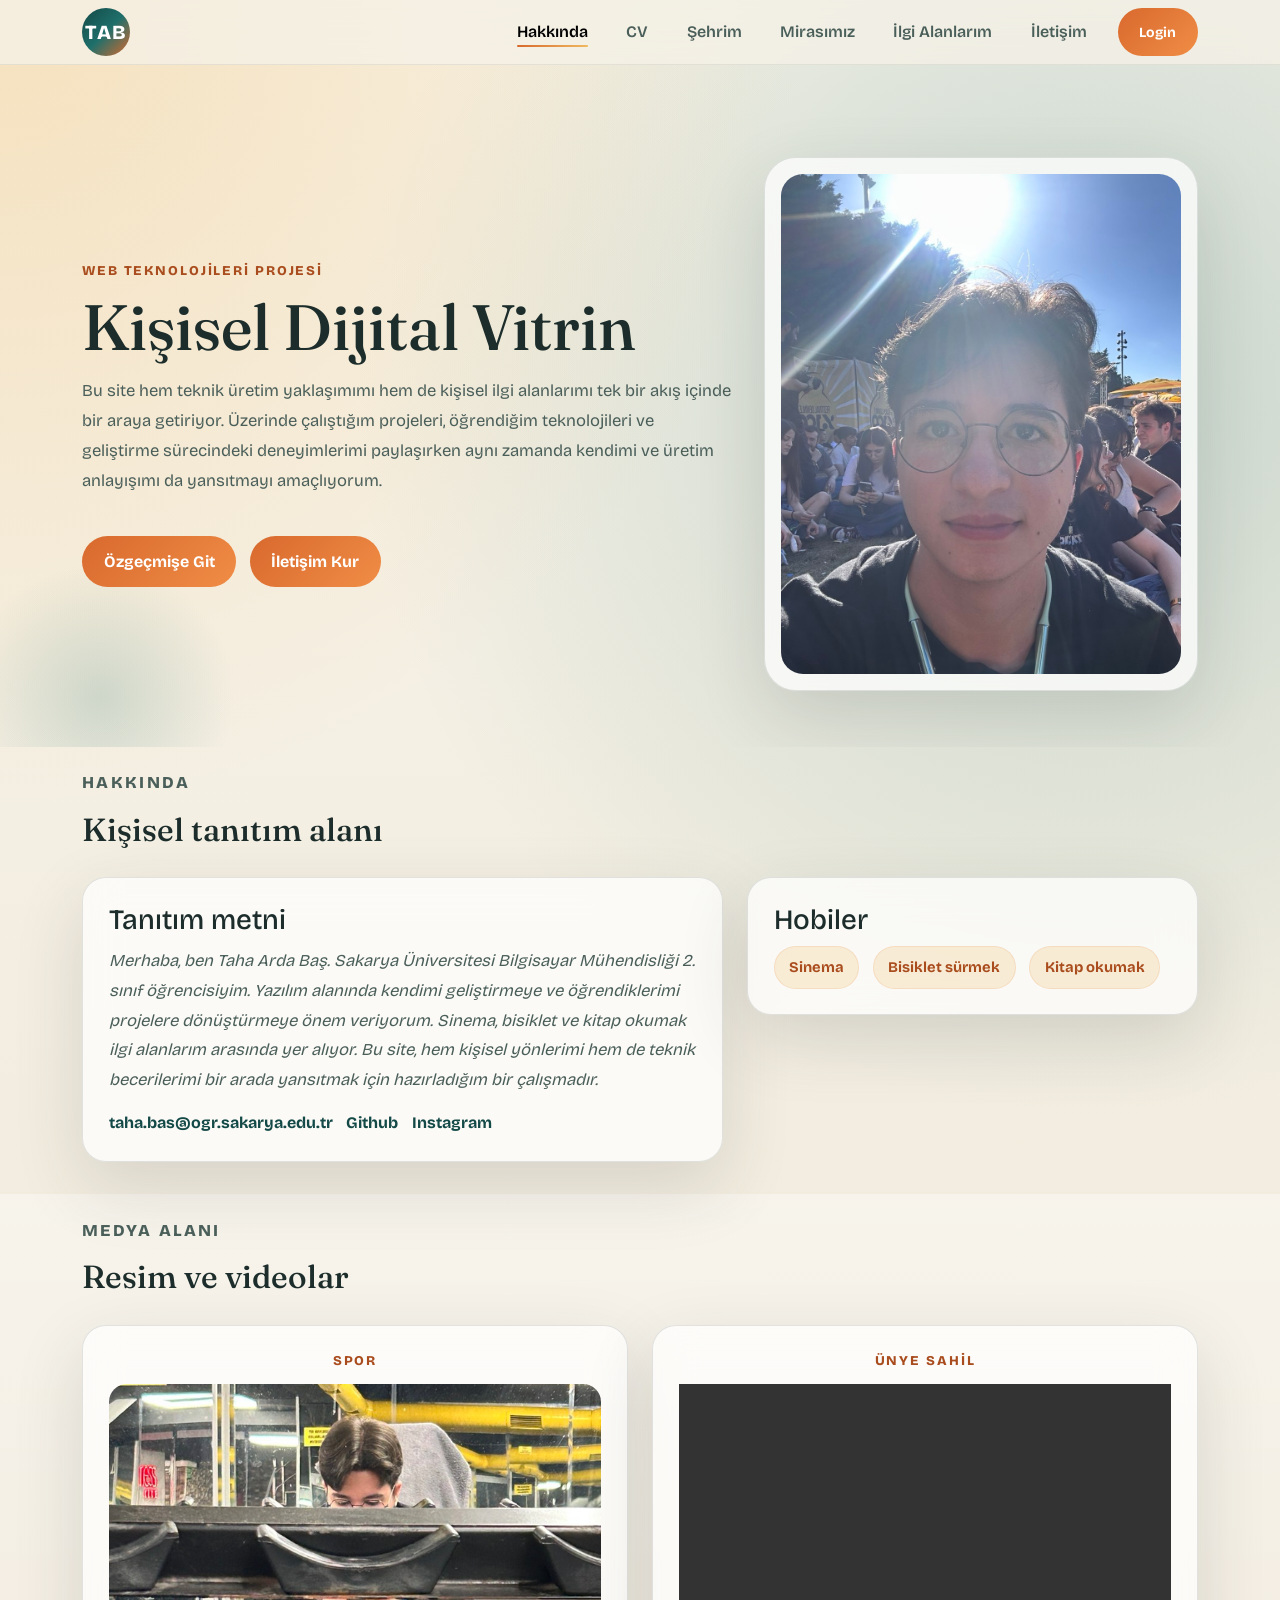
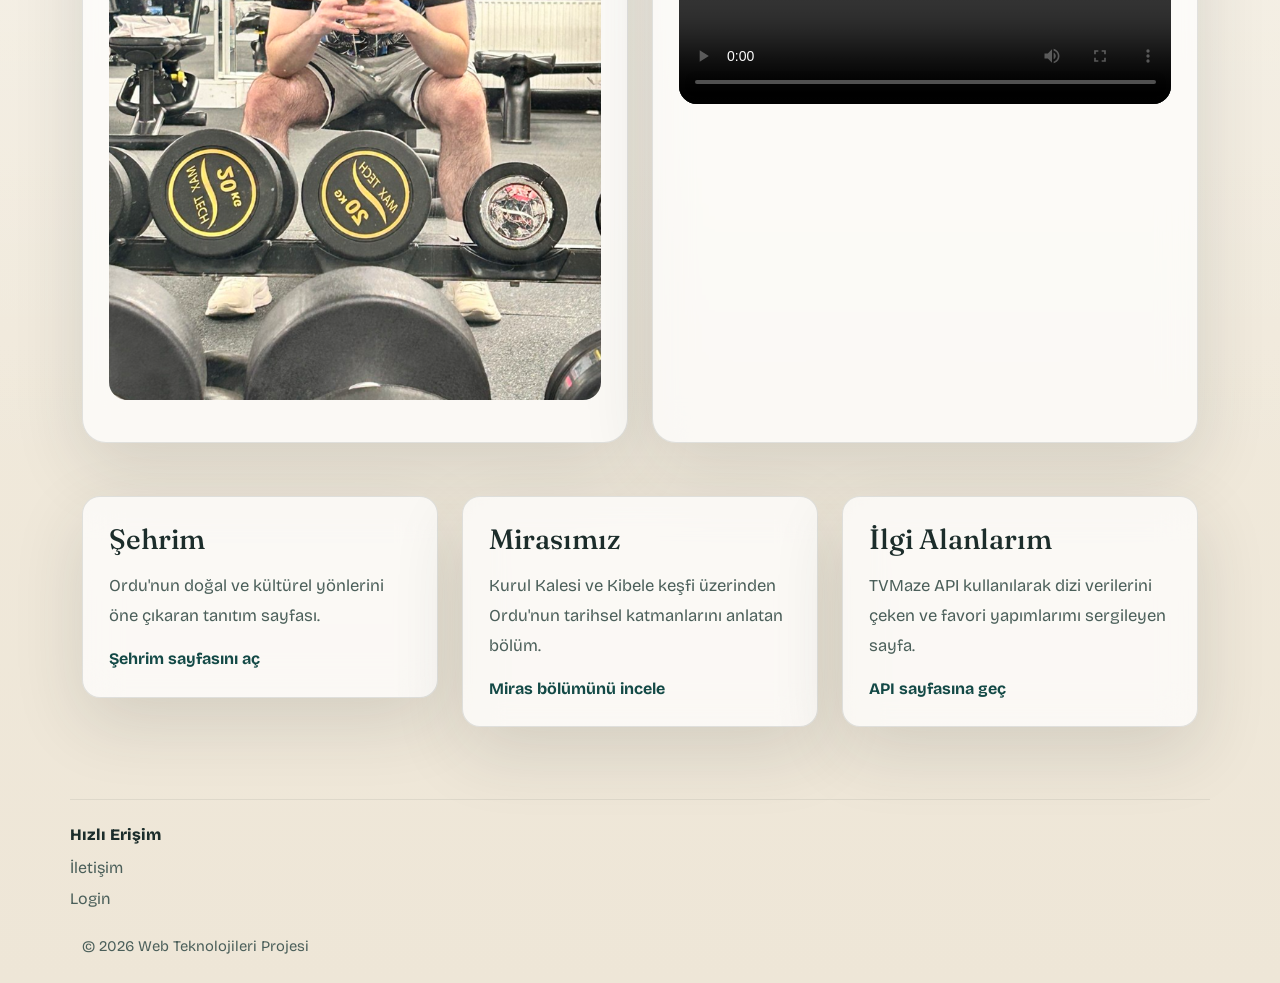
<file: index.html>
<!DOCTYPE html>
<html lang="tr">
<head>
  <meta charset="UTF-8">
  <meta name="viewport" content="width=device-width, initial-scale=1.0">
  <title>Taha Arda Baş | Hakkında</title>
  <meta name="description" content="Taha Arda Baş için hazırlanan kişisel tanıtım sitesi. Hakkında, şehir, miras, ilgi alanları, iletişim ve login sayfalarını içerir.">
  <link rel="preconnect" href="https://fonts.googleapis.com">
  <link rel="preconnect" href="https://fonts.gstatic.com" crossorigin>
  <link href="https://cdn.jsdelivr.net/npm/bootstrap@5.3.3/dist/css/bootstrap.min.css" rel="stylesheet" integrity="sha384-QWTKZyjpPEjISv5WaRU9OFeRpok6YctnYmDr5pNlyT2bRjXh0JMhjY6hW+ALEwIH" crossorigin="anonymous">
  <link rel="stylesheet" href="css/style.css">
</head>
<body data-page="home">
  <header class="site-header">
    <nav class="navbar navbar-expand-lg site-nav">
      <div class="container">
        <a class="navbar-brand brand-mark" href="index.html">TAB</a>
        <button class="navbar-toggler nav-toggle" type="button" data-bs-toggle="collapse" data-bs-target="#mainNav" aria-controls="mainNav" aria-expanded="false" aria-label="Menüyü aç">
          <span class="navbar-toggler-icon"></span>
        </button>
        <div class="collapse navbar-collapse" id="mainNav">
          <ul class="navbar-nav ms-auto align-items-lg-center gap-lg-2">
            <li class="nav-item"><a class="nav-link" data-nav="home" href="index.html">Hakkında</a></li>
            <li class="nav-item"><a class="nav-link" data-nav="cv" href="cv.html">CV</a></li>
            <li class="nav-item"><a class="nav-link" data-nav="city" href="city.html">Şehrim</a></li>
            <li class="nav-item"><a class="nav-link" data-nav="heritage" href="heritage.html">Mirasımız</a></li>
            <li class="nav-item"><a class="nav-link" data-nav="interests" href="interests.html">İlgi Alanlarım</a></li>
            <li class="nav-item"><a class="nav-link" data-nav="contact" href="contact.html">İletişim</a></li>
            <li class="nav-item ms-lg-2"><a class="btn btn-accent btn-sm" href="login.php">Login</a></li>
          </ul>
        </div>
      </div>
    </nav>
  </header>

  <main>
    <section class="hero-section">
      <div class="container">
        <div class="hero-grid">
          <div class="hero-copy reveal">
            <p class="eyebrow">Web Teknolojileri Projesi</p>
            <h1>Kişisel Dijital Vitrin</h1>
            <p class="hero-text">
              Bu site hem teknik üretim yaklaşımımı hem de kişisel ilgi alanlarımı tek bir akış içinde bir araya getiriyor.
               Üzerinde çalıştığım projeleri, öğrendiğim teknolojileri ve geliştirme sürecindeki deneyimlerimi paylaşırken aynı zamanda kendimi ve üretim anlayışımı da yansıtmayı amaçlıyorum.
            </p>
            <br>
            <div class="hero-actions">
              <a class="btn btn-accent" href="cv.html">Özgeçmişe Git</a>
              <a class="btn btn-accent" href="contact.html">İletişim Kur</a>
            </div>
          </div>
          <div class="hero-visual reveal">
            <div class="portrait-frame">
              <img class="portrait-photo" src="assets/taha-profile.jpg" alt="Taha Arda Baş profil fotoğrafı">
            </div>
          </div>
        </div>
      </div>
    </section>

    <section class="section-shell">
      <div class="container">
        <div class="section-heading reveal">
          <p class="eyebrow">Hakkında</p>
          <h2>Kişisel tanıtım alanı</h2>
        </div>
        <div class="row g-4">
          <div class="col-lg-7">
            <article class="glass-card reveal">
              <h3>Tanıtım metni</h3>
              <p class="placeholder-text">
                Merhaba, ben Taha Arda Baş. Sakarya Üniversitesi Bilgisayar Mühendisliği 2. sınıf öğrencisiyim. Yazılım alanında kendimi geliştirmeye ve öğrendiklerimi projelere dönüştürmeye önem veriyorum. Sinema, bisiklet ve kitap okumak ilgi alanlarım arasında yer alıyor. Bu site, hem kişisel yönlerimi hem de teknik becerilerimi bir arada yansıtmak için hazırladığım bir çalışmadır.
              </p>
              <div class="link-cluster">
                <a class="soft-link" href="https://mail.google.com/mail/?view=cm&to=taha.bas@ogr.sakarya.edu.tr" target="_blank" rel="noopener noreferrer">taha.bas@ogr.sakarya.edu.tr</a>
                <a class="soft-link" href="https://github.com/tahaardabas" target="_blank" rel="noopener noreferrer">Github</a>
                <a class="soft-link" href="https://www.instagram.com/tahaardabas_?igsh=MWc2bWNqZ2xvNHkzaw%3D%3D&amp;utm_source=qr" target="_blank" rel="noopener noreferrer">Instagram</a>
              </div>
            </article>
          </div>
          <div class="col-lg-5">
            <article class="glass-card reveal">
              <h3>Hobiler</h3>
              <div class="tag-grid">
                <span class="tag-chip">Sinema</span>
                <span class="tag-chip">Bisiklet sürmek</span>
                <span class="tag-chip">Kitap okumak</span>
              </div>
            </article>
          </div>
        </div>
      </div>
    </section>

    <section class="section-shell alt-shell">
      <div class="container">
        <div class="section-heading reveal">
          <p class="eyebrow">Medya Alanı</p>
          <h2>Resim ve videolar</h2>
        </div>
        <div class="row g-4">
          <div class="col-lg-6">
            <figure class="media-card reveal">
              <p class="eyebrow" style="text-align: center;">Spor</p>

              <img class="about-side-photo" src="assets/arda-resim.png" alt="Taha Arda Baş hakkında sayfası fotoğrafı">
            </figure>
          </div>

          <div class="col-lg-6">
            <article class="media-card reveal">
              <div class="video-shell">
                <p class="eyebrow" style="text-align: center;">Ünye Sahil</p>
                <video controls preload="metadata">
                  <source src="assets/unye-sahil.mp4" type="video/mp4">
                </video>
              </div>
            </article>
          </div>
        </div>
      </div>
    </section>

    <section class="section-shell">
      <div class="container">
        <div class="row g-4 align-items-stretch">
          <div class="col-lg-4">
            <article class="feature-card reveal">
              <h3>Şehrim</h3>
              <p>Ordu'nun doğal ve kültürel yönlerini öne çıkaran tanıtım sayfası.</p>
              <a class="text-link" href="city.html">Şehrim sayfasını aç</a>
            </article>
          </div>
          <div class="col-lg-4">
            <article class="feature-card reveal">
              <h3>Mirasımız</h3>
              <p>Kurul Kalesi ve Kibele keşfi üzerinden Ordu'nun tarihsel katmanlarını anlatan bölüm.</p>
              <a class="text-link" href="heritage.html">Miras bölümünü incele</a>
            </article>
          </div>
          <div class="col-lg-4">
            <article class="feature-card reveal">
              <h3>İlgi Alanlarım</h3>
              <p>TVMaze API kullanılarak dizi verilerini çeken ve favori yapımlarımı sergileyen sayfa.</p>
              <a class="text-link" href="interests.html">API sayfasına geç</a>
            </article>
          </div>
        </div>
      </div>
    </section>
  </main>

  <footer class="site-footer">
    <div class="container footer-grid">
      <div>
        <p class="footer-title">Hızlı Erişim</p>
        <div class="footer-links">
          <a href="contact.html">İletişim</a>
          <a href="login.php">Login</a>
        </div>
      </div>
    </div>
    <div class="container footer-bottom">
      <span>&copy; <span data-current-year></span> Web Teknolojileri Projesi</span>
    </div>
  </footer>

  <script src="https://cdn.jsdelivr.net/npm/bootstrap@5.3.3/dist/js/bootstrap.bundle.min.js" integrity="sha384-YvpcrYf0tY3lHB60NNkmXc5s9fDVZLESaAA55NDzOxhy9GkcIdslK1eN7N6jIeHz" crossorigin="anonymous"></script>
  <script src="js/common.js"></script>
</body>
</html>
</file>
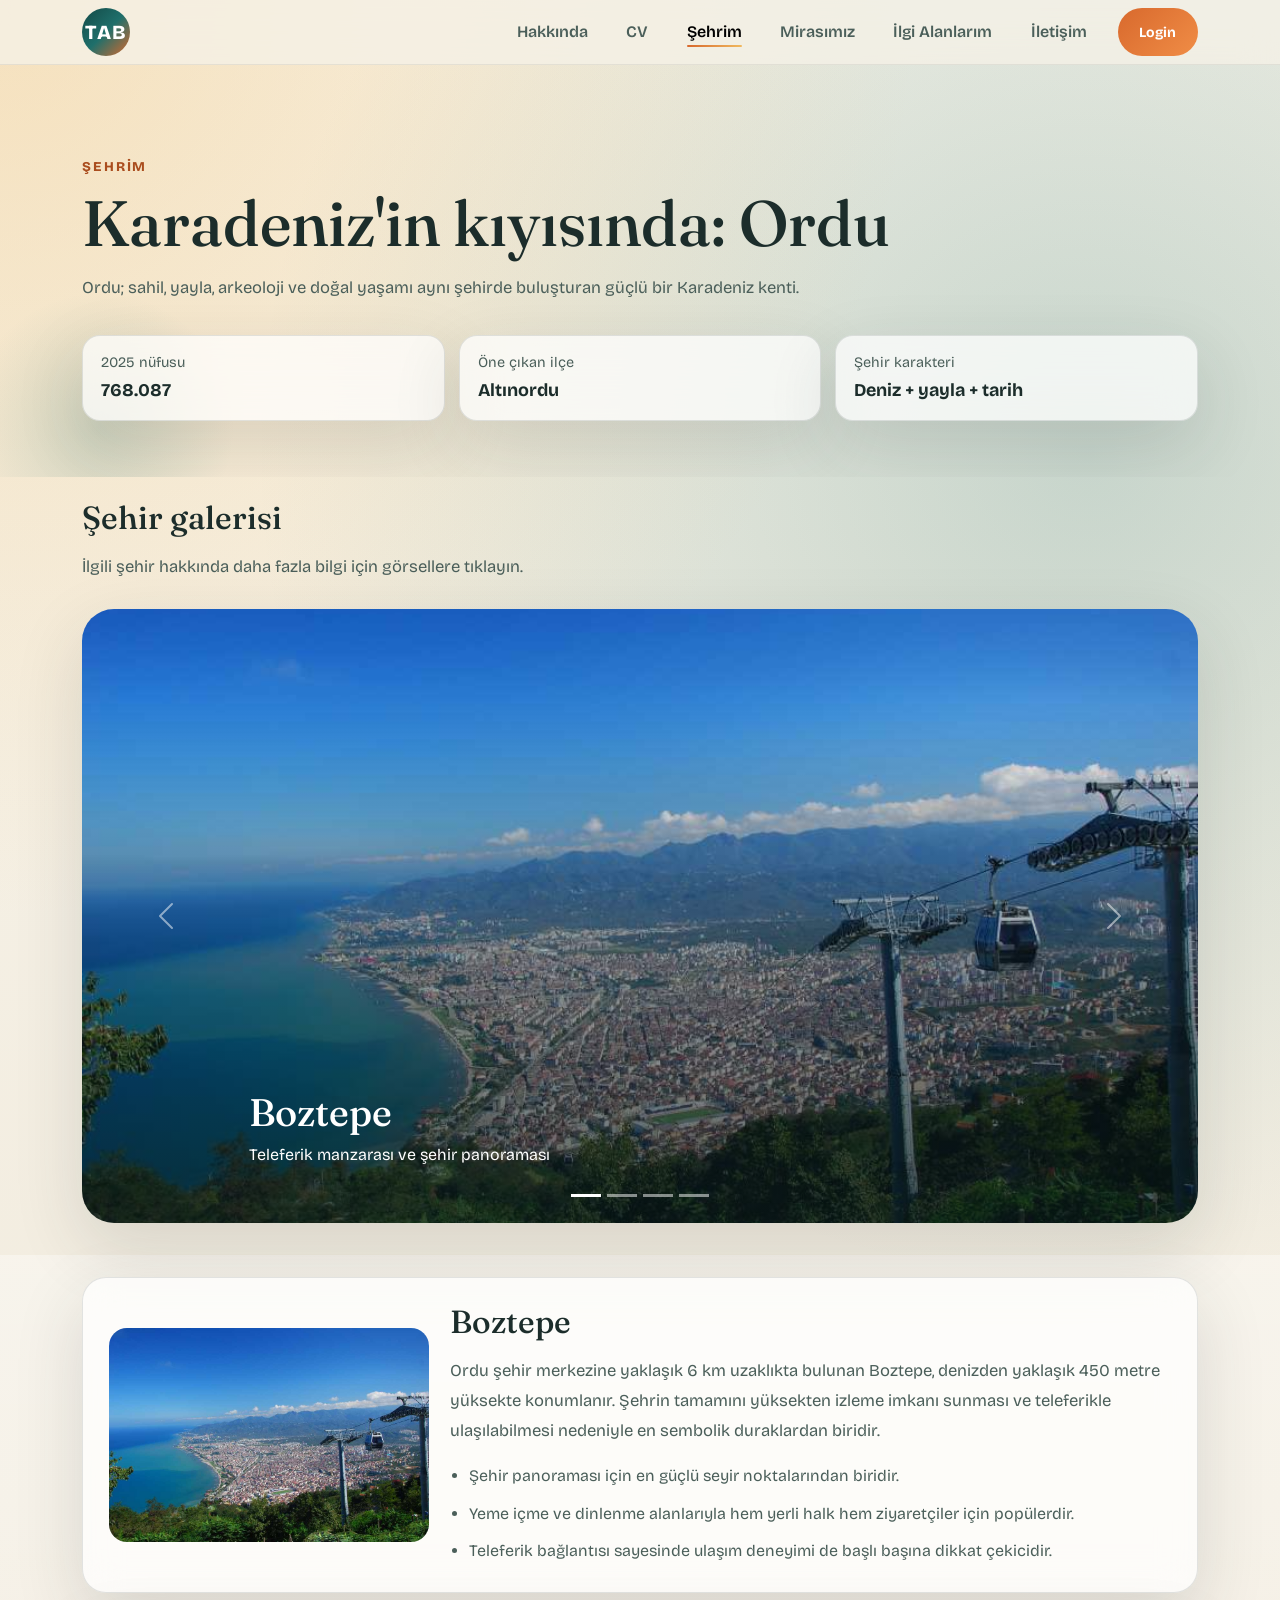
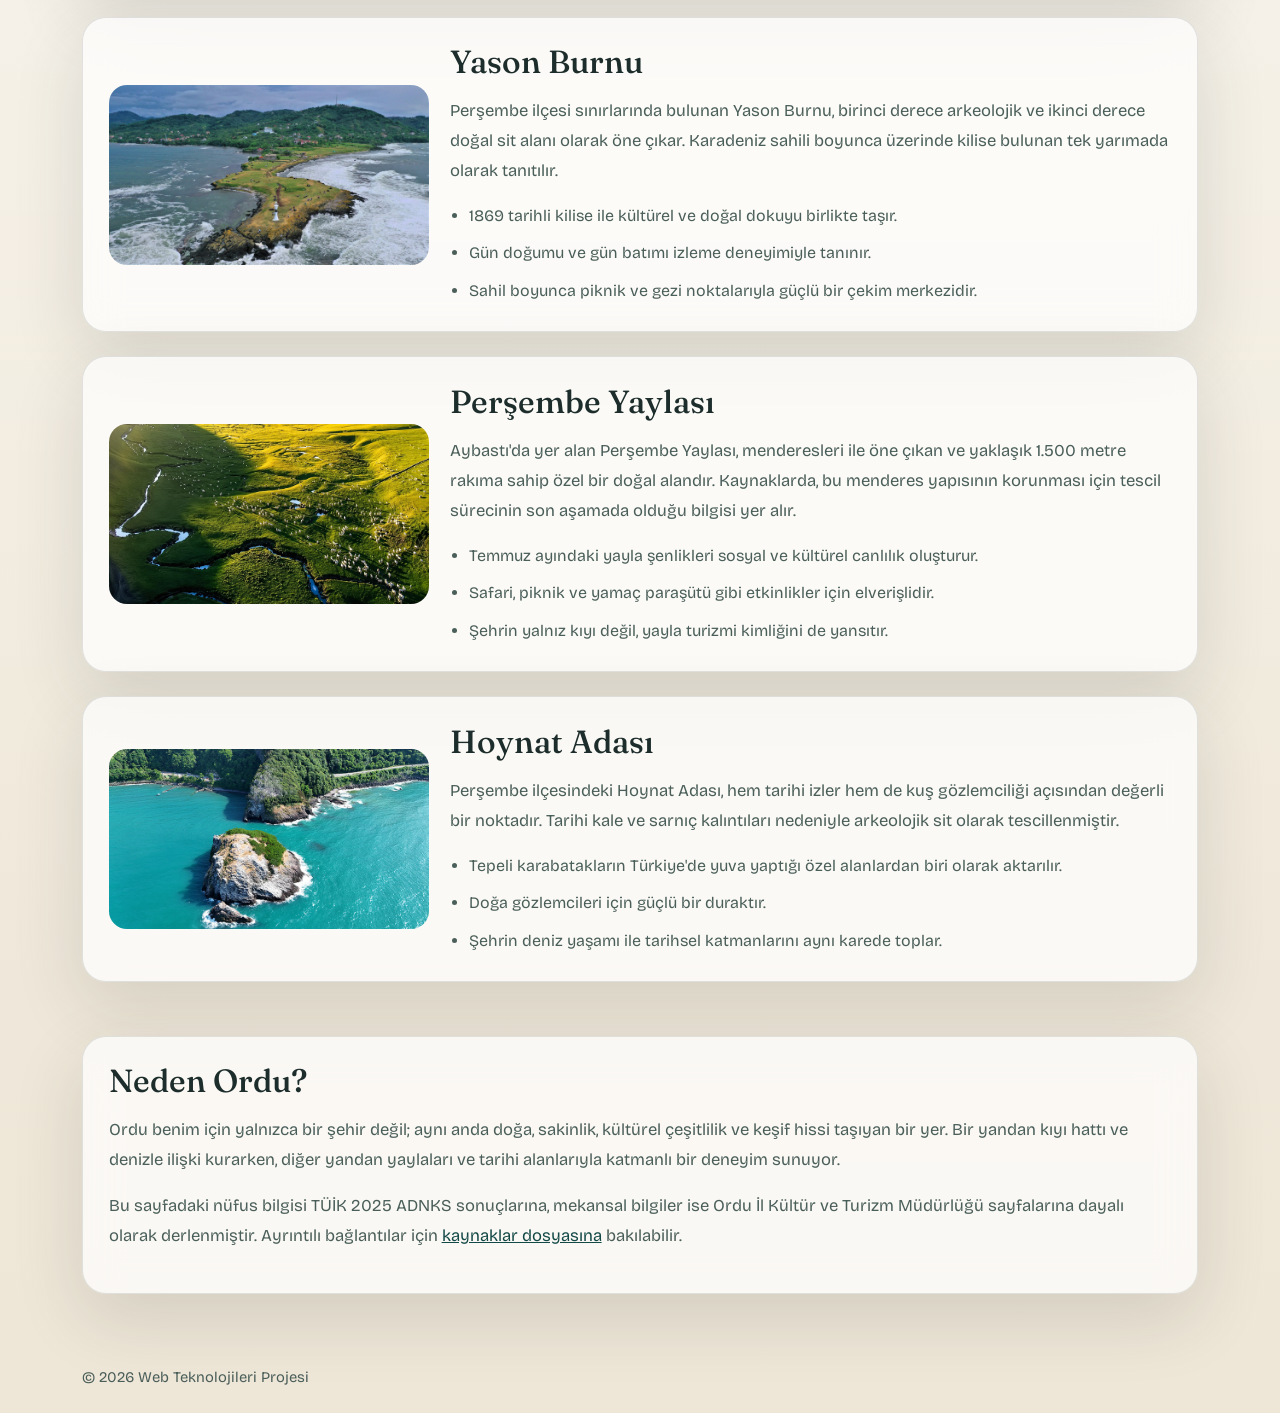
<file: city.html>
<!DOCTYPE html>
<html lang="tr">
<head>
  <meta charset="UTF-8">
  <meta name="viewport" content="width=device-width, initial-scale=1.0">
  <title>Taha Arda Baş | Şehrim: Ordu</title>
  <meta name="description" content="Ordu'yu tanıtan, slider içeren ve resmi kaynaklardan doğrulanmış bilgiler sunan şehir sayfası.">
  <link rel="preconnect" href="https://fonts.googleapis.com">
  <link rel="preconnect" href="https://fonts.gstatic.com" crossorigin>
  <link href="https://cdn.jsdelivr.net/npm/bootstrap@5.3.3/dist/css/bootstrap.min.css" rel="stylesheet" integrity="sha384-QWTKZyjpPEjISv5WaRU9OFeRpok6YctnYmDr5pNlyT2bRjXh0JMhjY6hW+ALEwIH" crossorigin="anonymous">
  <link rel="stylesheet" href="css/style.css">
</head>
<body data-page="city">
  <header class="site-header">
    <nav class="navbar navbar-expand-lg site-nav">
      <div class="container">
        <a class="navbar-brand brand-mark" href="index.html">TAB</a>
        <button class="navbar-toggler nav-toggle" type="button" data-bs-toggle="collapse" data-bs-target="#mainNav" aria-controls="mainNav" aria-expanded="false" aria-label="Menüyü aç">
          <span class="navbar-toggler-icon"></span>
        </button>
        <div class="collapse navbar-collapse" id="mainNav">
          <ul class="navbar-nav ms-auto align-items-lg-center gap-lg-2">
            <li class="nav-item"><a class="nav-link" data-nav="home" href="index.html">Hakkında</a></li>
            <li class="nav-item"><a class="nav-link" data-nav="cv" href="cv.html">CV</a></li>
            <li class="nav-item"><a class="nav-link" data-nav="city" href="city.html">Şehrim</a></li>
            <li class="nav-item"><a class="nav-link" data-nav="heritage" href="heritage.html">Mirasımız</a></li>
            <li class="nav-item"><a class="nav-link" data-nav="interests" href="interests.html">İlgi Alanlarım</a></li>
            <li class="nav-item"><a class="nav-link" data-nav="contact" href="contact.html">İletişim</a></li>
            <li class="nav-item ms-lg-2"><a class="btn btn-accent btn-sm" href="login.php">Login</a></li>
          </ul>
        </div>
      </div>
    </nav>
  </header>

  <main class="page-shell">
    <section class="page-hero city-hero">
      <div class="container">
        <p class="eyebrow">Şehrim</p>
        <h1>Karadeniz'in kıyısında: Ordu</h1>
        <p class="page-intro">
          Ordu; sahil, yayla, arkeoloji ve doğal yaşamı aynı şehirde buluşturan güçlü bir Karadeniz kenti.
        </p>
        <div class="stats-row">
          <article class="stat-card">
            <span class="stat-label">2025 nüfusu</span>
            <strong>768.087</strong>
          </article>
          <article class="stat-card">
            <span class="stat-label">Öne çıkan ilçe</span>
            <strong>Altınordu</strong>
          </article>
          <article class="stat-card">
            <span class="stat-label">Şehir karakteri</span>
            <strong>Deniz + yayla + tarih</strong>
          </article>
        </div>
      </div>
    </section>

    <section class="section-shell">
      <div class="container">
        <div class="section-heading reveal">
          <h2>Şehir galerisi</h2>
          <p>İlgili şehir hakkında daha fazla bilgi için görsellere tıklayın.</p>
        </div>
        <div id="citySlider" class="carousel slide scenic-carousel reveal" data-bs-ride="carousel">
          <div class="carousel-indicators">
            <button type="button" data-bs-target="#citySlider" data-bs-slide-to="0" class="active" aria-current="true" aria-label="Boztepe"></button>
            <button type="button" data-bs-target="#citySlider" data-bs-slide-to="1" aria-label="Yason Burnu"></button>
            <button type="button" data-bs-target="#citySlider" data-bs-slide-to="2" aria-label="Perşembe Yaylası"></button>
            <button type="button" data-bs-target="#citySlider" data-bs-slide-to="3" aria-label="Hoynat Adası"></button>
          </div>
          <div class="carousel-inner">
            <div class="carousel-item active">
              <a class="slide-link" href="#boztepe">
                <img src="assets/ordu-boztepe.jpg" class="d-block w-100" alt="Boztepe illüstrasyonu">
                <div class="carousel-caption scenic-caption">
                  <h3>Boztepe</h3>
                  <p>Teleferik manzarası ve şehir panoraması</p>
                </div>
              </a>
            </div>
            <div class="carousel-item">
              <a class="slide-link" href="#yason">
                <img src="assets/ordu-yason.jpg" class="d-block w-100" alt="Yason Burnu illüstrasyonu">
                <div class="carousel-caption scenic-caption">
                  <h3>Yason Burnu</h3>
                  <p>Karadeniz kıyısında eşsiz yarımada</p>
                </div>
              </a>
            </div>
            <div class="carousel-item">
              <a class="slide-link" href="#yayla">
                <img src="assets/ordu-yayla.png" class="d-block w-100" alt="Perşembe Yaylası illüstrasyonu">
                <div class="carousel-caption scenic-caption">
                  <h3>Perşembe Yaylası</h3>
                  <p>Menderesleriyle dikkat çeken yüksek yayla</p>
                </div>
              </a>
            </div>
            <div class="carousel-item">
              <a class="slide-link" href="#hoynat">
                <img src="assets/ordu-hoynat.jpg" class="d-block w-100" alt="Hoynat Adası illüstrasyonu">
                <div class="carousel-caption scenic-caption">
                  <h3>Hoynat Adası</h3>
                  <p>Kuş gözlemciliği ve doğal sit alanı</p>
                </div>
              </a>
            </div>
          </div>
          <button class="carousel-control-prev" type="button" data-bs-target="#citySlider" data-bs-slide="prev">
            <span class="carousel-control-prev-icon" aria-hidden="true"></span>
            <span class="visually-hidden">Önceki</span>
          </button>
          <button class="carousel-control-next" type="button" data-bs-target="#citySlider" data-bs-slide="next">
            <span class="carousel-control-next-icon" aria-hidden="true"></span>
            <span class="visually-hidden">Sonraki</span>
          </button>
        </div>
      </div>
    </section>

    <section class="section-shell alt-shell">
      <div class="container">
        <div class="spotlight-grid">
          <article class="spotlight-card reveal" id="boztepe">
            <img src="assets/ordu-boztepe.jpg" alt="Boztepe görseli">
            <div class="spotlight-copy">
              <h2>Boztepe</h2>
              <p>
                Ordu şehir merkezine yaklaşık 6 km uzaklıkta bulunan Boztepe, denizden yaklaşık 450 metre yüksekte
                konumlanır. Şehrin tamamını yüksekten izleme imkanı sunması ve teleferikle ulaşılabilmesi nedeniyle
                en sembolik duraklardan biridir.
              </p>
              <ul class="bullet-list">
                <li>Şehir panoraması için en güçlü seyir noktalarından biridir.</li>
                <li>Yeme içme ve dinlenme alanlarıyla hem yerli halk hem ziyaretçiler için popülerdir.</li>
                <li>Teleferik bağlantısı sayesinde ulaşım deneyimi de başlı başına dikkat çekicidir.</li>
              </ul>
            </div>
          </article>

          <article class="spotlight-card reveal" id="yason">
            <img src="assets/ordu-yason.jpg" alt="Yason Burnu görseli">
            <div class="spotlight-copy">
              <h2>Yason Burnu</h2>
              <p>
                Perşembe ilçesi sınırlarında bulunan Yason Burnu, birinci derece arkeolojik ve ikinci derece doğal sit
                alanı olarak öne çıkar. Karadeniz sahili boyunca üzerinde kilise bulunan tek yarımada olarak
                tanıtılır.
              </p>
              <ul class="bullet-list">
                <li>1869 tarihli kilise ile kültürel ve doğal dokuyu birlikte taşır.</li>
                <li>Gün doğumu ve gün batımı izleme deneyimiyle tanınır.</li>
                <li>Sahil boyunca piknik ve gezi noktalarıyla güçlü bir çekim merkezidir.</li>
              </ul>
            </div>
          </article>

          <article class="spotlight-card reveal" id="yayla">
            <img src="assets/ordu-yayla.png" alt="Perşembe Yaylası görseli">
            <div class="spotlight-copy">
              <h2>Perşembe Yaylası</h2>
              <p>
                Aybastı'da yer alan Perşembe Yaylası, menderesleri ile öne çıkan ve yaklaşık 1.500 metre rakıma
                sahip özel bir doğal alandır. Kaynaklarda, bu menderes yapısının korunması için tescil sürecinin
                son aşamada olduğu bilgisi yer alır.
              </p>
              <ul class="bullet-list">
                <li>Temmuz ayındaki yayla şenlikleri sosyal ve kültürel canlılık oluşturur.</li>
                <li>Safari, piknik ve yamaç paraşütü gibi etkinlikler için elverişlidir.</li>
                <li>Şehrin yalnız kıyı değil, yayla turizmi kimliğini de yansıtır.</li>
              </ul>
            </div>
          </article>

          <article class="spotlight-card reveal" id="hoynat">
            <img src="assets/ordu-hoynat.jpg" alt="Hoynat Adası görseli">
            <div class="spotlight-copy">
              <h2>Hoynat Adası</h2>
              <p>
                Perşembe ilçesindeki Hoynat Adası, hem tarihi izler hem de kuş gözlemciliği açısından değerli bir
                noktadır. Tarihi kale ve sarnıç kalıntıları nedeniyle arkeolojik sit olarak tescillenmiştir.
              </p>
              <ul class="bullet-list">
                <li>Tepeli karabatakların Türkiye'de yuva yaptığı özel alanlardan biri olarak aktarılır.</li>
                <li>Doğa gözlemcileri için güçlü bir duraktır.</li>
                <li>Şehrin deniz yaşamı ile tarihsel katmanlarını aynı karede toplar.</li>
              </ul>
            </div>
          </article>
        </div>
      </div>
    </section>

    <section class="section-shell">
      <div class="container">
        <div class="glass-card reveal">
          <h2>Neden Ordu?</h2>
          <p>
            Ordu benim için yalnızca bir şehir değil; aynı anda doğa, sakinlik, kültürel çeşitlilik ve keşif hissi
            taşıyan bir yer. Bir yandan kıyı hattı ve denizle ilişki kurarken, diğer yandan yaylaları ve tarihi
            alanlarıyla katmanlı bir deneyim sunuyor.
          </p>
          <p class="source-note">
            Bu sayfadaki nüfus bilgisi TÜİK 2025 ADNKS sonuçlarına, mekansal bilgiler ise Ordu İl Kültür ve Turizm Müdürlüğü sayfalarına
            dayalı olarak derlenmiştir. Ayrıntılı bağlantılar için <a href="docs/sources.md" target="_blank" rel="noopener noreferrer">kaynaklar dosyasına</a>
            bakılabilir.
          </p>
        </div>
      </div>
    </section>
  </main>

  <footer class="site-footer">
    <div class="container footer-bottom">
      <span>&copy; <span data-current-year></span> Web Teknolojileri Projesi</span>
    </div>
  </footer>

  <script src="https://cdn.jsdelivr.net/npm/bootstrap@5.3.3/dist/js/bootstrap.bundle.min.js" integrity="sha384-YvpcrYf0tY3lHB60NNkmXc5s9fDVZLESaAA55NDzOxhy9GkcIdslK1eN7N6jIeHz" crossorigin="anonymous"></script>
  <script src="js/common.js"></script>
</body>
</html>
</file>
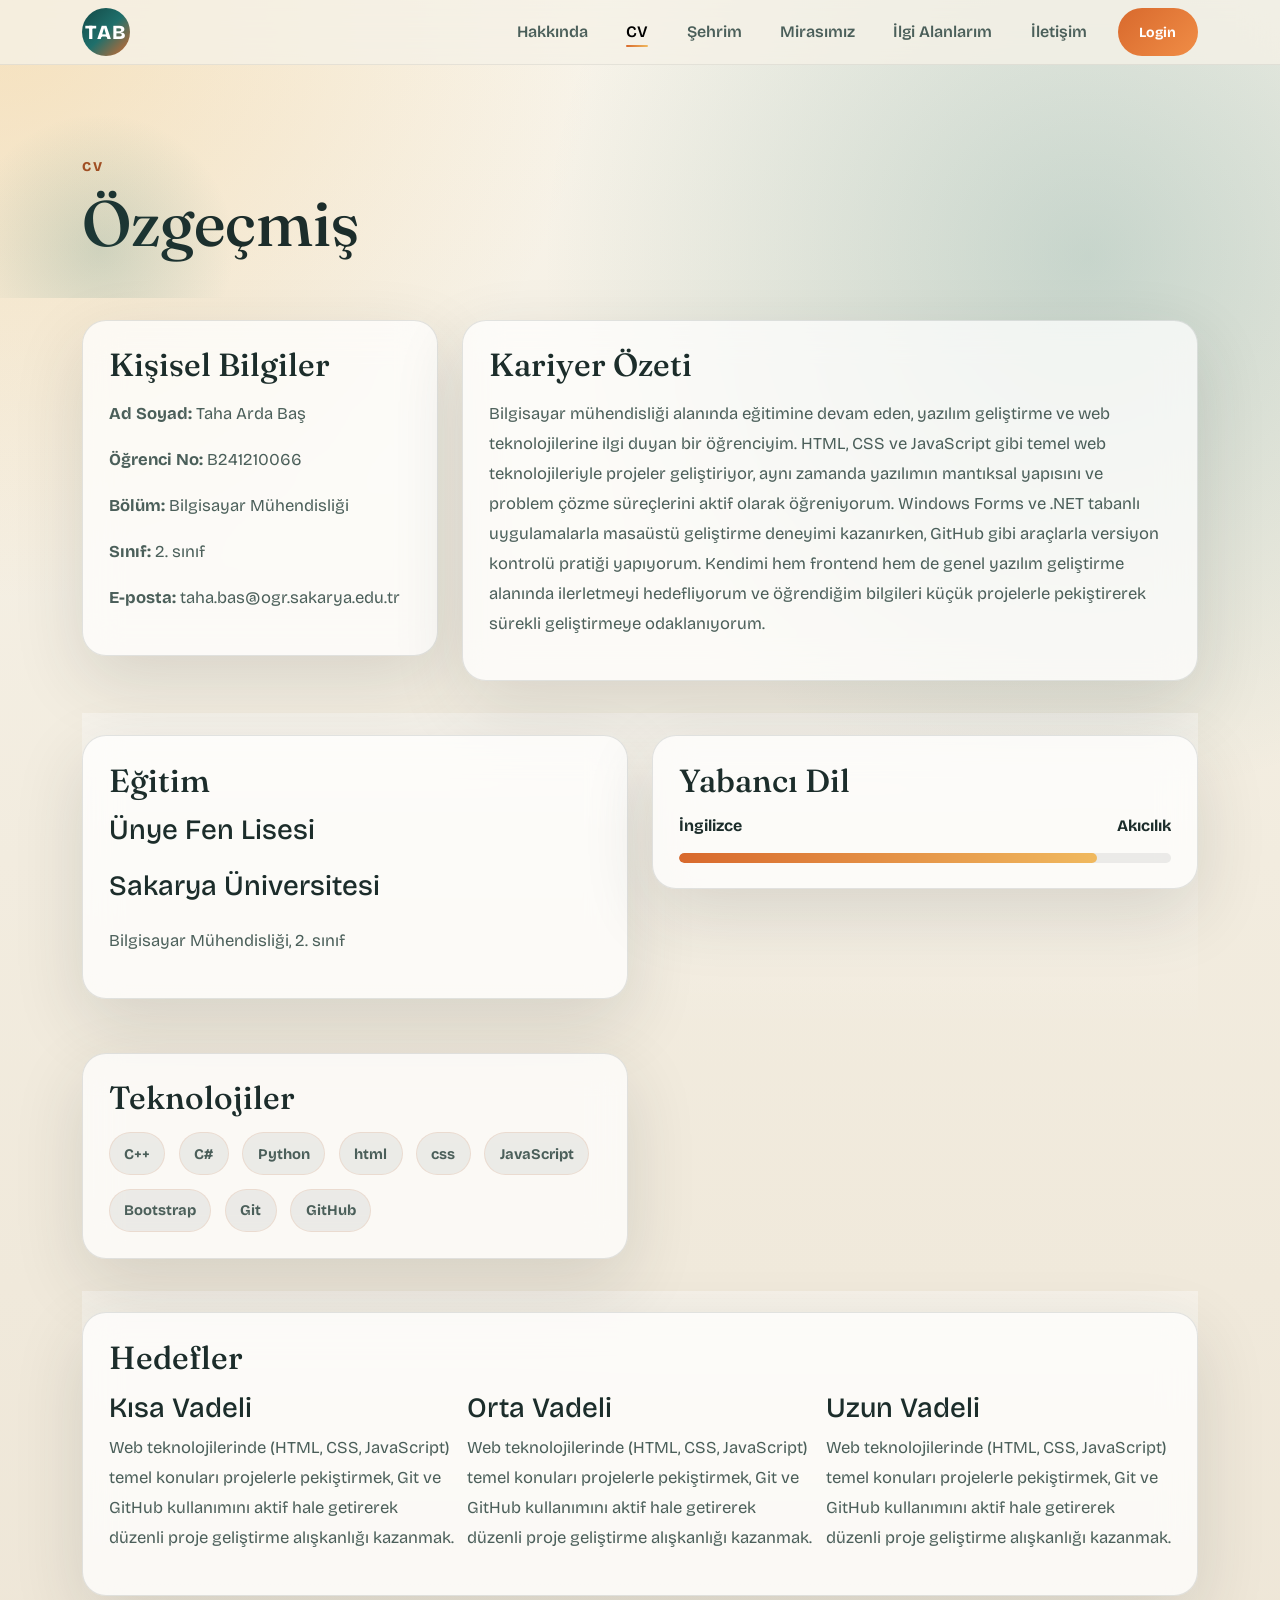
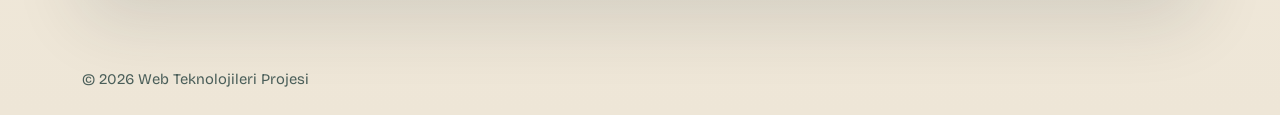
<file: cv.html>
<!DOCTYPE html>
<html lang="tr">
<head>
  <meta charset="UTF-8">
  <meta name="viewport" content="width=device-width, initial-scale=1.0">
  <title>Taha Arda Baş | Özgeçmiş</title>
  <meta name="description" content="Taha Arda Baş için semantik HTML etiketleriyle hazırlanmış özgeçmiş sayfası.">
  <link rel="preconnect" href="https://fonts.googleapis.com">
  <link rel="preconnect" href="https://fonts.gstatic.com" crossorigin>
  <link href="https://cdn.jsdelivr.net/npm/bootstrap@5.3.3/dist/css/bootstrap.min.css" rel="stylesheet" integrity="sha384-QWTKZyjpPEjISv5WaRU9OFeRpok6YctnYmDr5pNlyT2bRjXh0JMhjY6hW+ALEwIH" crossorigin="anonymous">
  <link rel="stylesheet" href="css/style.css">
</head>
<body data-page="cv">
  <header class="site-header">
    <nav class="navbar navbar-expand-lg site-nav">
      <div class="container">
        <a class="navbar-brand brand-mark" href="index.html">TAB</a>
        <button class="navbar-toggler nav-toggle" type="button" data-bs-toggle="collapse" data-bs-target="#mainNav" aria-controls="mainNav" aria-expanded="false" aria-label="Menüyü aç">
          <span class="navbar-toggler-icon"></span>
        </button>
        <div class="collapse navbar-collapse" id="mainNav">
          <ul class="navbar-nav ms-auto align-items-lg-center gap-lg-2">
            <li class="nav-item"><a class="nav-link" data-nav="home" href="index.html">Hakkında</a></li>
            <li class="nav-item"><a class="nav-link" data-nav="cv" href="cv.html">CV</a></li>
            <li class="nav-item"><a class="nav-link" data-nav="city" href="city.html">Şehrim</a></li>
            <li class="nav-item"><a class="nav-link" data-nav="heritage" href="heritage.html">Mirasımız</a></li>
            <li class="nav-item"><a class="nav-link" data-nav="interests" href="interests.html">İlgi Alanlarım</a></li>
            <li class="nav-item"><a class="nav-link" data-nav="contact" href="contact.html">İletişim</a></li>
            <li class="nav-item ms-lg-2"><a class="btn btn-accent btn-sm" href="login.php">Login</a></li>
          </ul>
        </div>
      </div>
    </nav>
  </header>

  <main class="page-shell">
    <header class="page-hero compact-hero">
      <div class="container">
        <p class="eyebrow">CV</p>
        <h1>Özgeçmiş</h1>
      </div>
    </header>

    <div class="container">
      <section class="section-shell">
        <div class="row g-4">
          <section class="col-lg-4">
            <article class="glass-card reveal">
              <header class="card-header-inline">
                <h2>Kişisel Bilgiler</h2>
              </header>
              <p><strong>Ad Soyad:</strong> Taha Arda Baş</p>
              <p><strong>Öğrenci No:</strong> B241210066</p>
              <p><strong>Bölüm:</strong> Bilgisayar Mühendisliği</p>
              <p><strong>Sınıf:</strong> 2. sınıf</p>
              <p><strong>E-posta:</strong> taha.bas@ogr.sakarya.edu.tr</p>
            </article>
          </section>
          <section class="col-lg-8">
            <article class="glass-card reveal">
              <header class="card-header-inline">
                <h2>Kariyer Özeti</h2>
              </header>
              <p>
                Bilgisayar mühendisliği alanında eğitimine devam eden, yazılım geliştirme ve web teknolojilerine ilgi duyan bir öğrenciyim.
                 HTML, CSS ve JavaScript gibi temel web teknolojileriyle projeler geliştiriyor, aynı zamanda yazılımın mantıksal yapısını ve problem çözme süreçlerini aktif olarak öğreniyorum.
                  Windows Forms ve .NET tabanlı uygulamalarla masaüstü geliştirme deneyimi kazanırken, GitHub gibi araçlarla versiyon kontrolü pratiği yapıyorum.
                   Kendimi hem frontend hem de genel yazılım geliştirme alanında ilerletmeyi hedefliyorum ve öğrendiğim bilgileri küçük projelerle pekiştirerek sürekli geliştirmeye odaklanıyorum.
              </p>
            </article>
          </section>
        </div>
      </section>

      <section class="section-shell alt-shell">
        <div class="row g-4">
          <section class="col-lg-6">
            <article class="glass-card reveal">
              <header class="card-header-inline">
                <h2>Eğitim</h2>
              </header>
              <article class="timeline-item">
                <h3>Ünye Fen Lisesi</h3>
                <h3>Sakarya Üniversitesi</h3>
                <p>Bilgisayar Mühendisliği, 2. sınıf</p>
                </article>
            </article>
          </section>
          <section class="col-lg-6">
            <article class="glass-card reveal">
              <header class="card-header-inline">
                <h2>Yabancı Dil</h2>
              </header>
              <article class="skill-meter">
                <div class="skill-line">
                  <span>İngilizce</span>
                  <span>Akıcılık</span>
                </div>
                <div class="meter-track">
                  <span class="meter-fill fill-65"></span>
                </div>
              </article>
            </article>
          </section>
        </div>
      </section>

      <section class="section-shell">
        <div class="row g-4">
          <section class="col-lg-6">
            <article class="glass-card reveal">
              <header class="card-header-inline">
                <h2>Teknolojiler</h2>
              </header>
              <div class="tag-grid">
                <span class="tag-chip muted-chip">C++</span>
                <span class="tag-chip muted-chip">C#</span>
                <span class="tag-chip muted-chip">Python</span>
                <span class="tag-chip muted-chip">html</span>
                <span class="tag-chip muted-chip">css</span>
                <span class="tag-chip muted-chip">JavaScript</span>
                <span class="tag-chip muted-chip">Bootstrap</span>
                <span class="tag-chip muted-chip">Git</span>
                <span class="tag-chip muted-chip">GitHub</span>
              </div>
            </article>
          </section>
        </div>
      </section>

      <section class="section-shell alt-shell">
        <section class="glass-card reveal">
          <header class="card-header-inline">
            <h2>Hedefler</h2>
          </header>
          <div class="goal-grid">
            <article>
              <h3>Kısa Vadeli</h3>
              <p>Web teknolojilerinde (HTML, CSS, JavaScript) temel konuları projelerle pekiştirmek, Git ve GitHub kullanımını aktif hale getirerek düzenli proje geliştirme alışkanlığı kazanmak.</p>
            </article>
            <article>
              <h3>Orta Vadeli</h3>
              <p>Web teknolojilerinde (HTML, CSS, JavaScript) temel konuları projelerle pekiştirmek, Git ve GitHub kullanımını aktif hale getirerek düzenli proje geliştirme alışkanlığı kazanmak.</p>
            </article>
            <article>
              <h3>Uzun Vadeli</h3>
              <p>Web teknolojilerinde (HTML, CSS, JavaScript) temel konuları projelerle pekiştirmek, Git ve GitHub kullanımını aktif hale getirerek düzenli proje geliştirme alışkanlığı kazanmak.</p>
            </article>
          </div>
        </section>
      </section>
    </div>
  </main>

  <footer class="site-footer">
    <div class="container footer-bottom">
      <span>&copy; <span data-current-year></span> Web Teknolojileri Projesi</span>
    </div>
  </footer>

  <script src="https://cdn.jsdelivr.net/npm/bootstrap@5.3.3/dist/js/bootstrap.bundle.min.js" integrity="sha384-YvpcrYf0tY3lHB60NNkmXc5s9fDVZLESaAA55NDzOxhy9GkcIdslK1eN7N6jIeHz" crossorigin="anonymous"></script>
  <script src="js/common.js"></script>
</body>
</html>
</file>
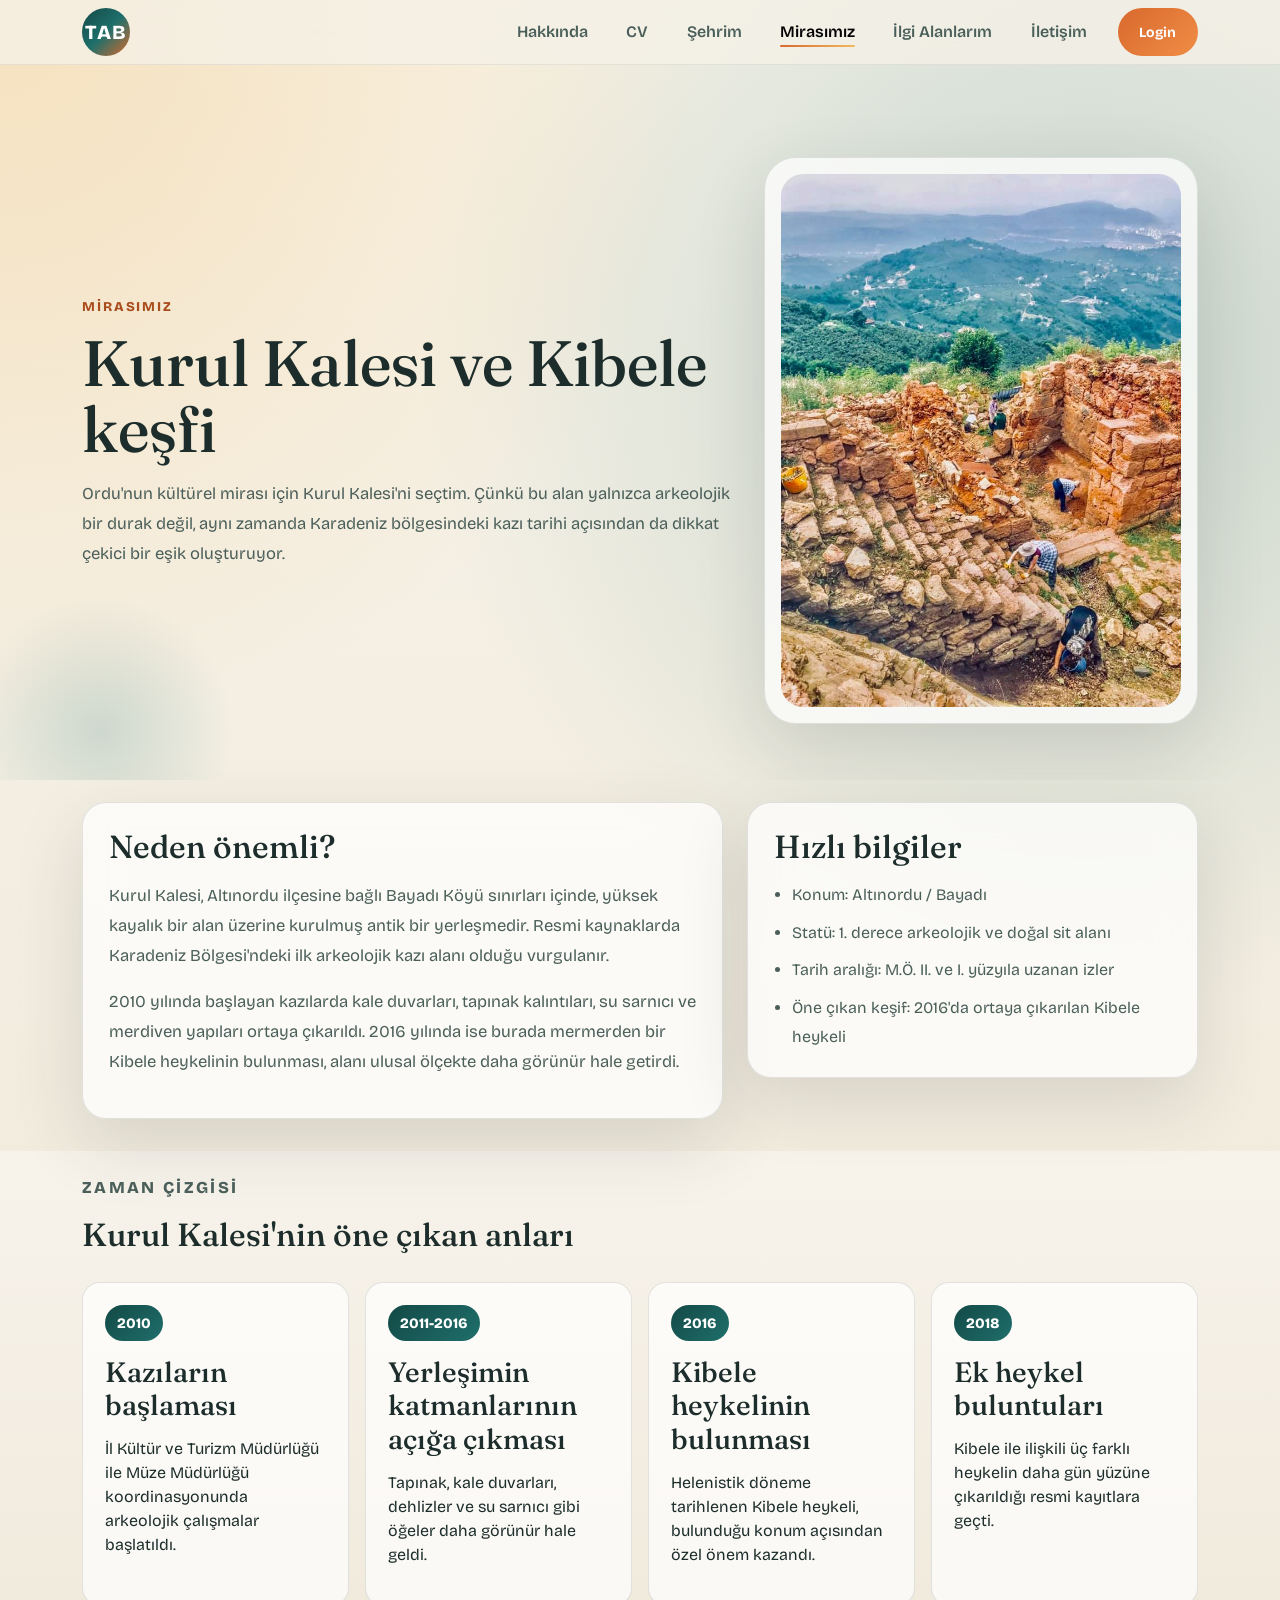
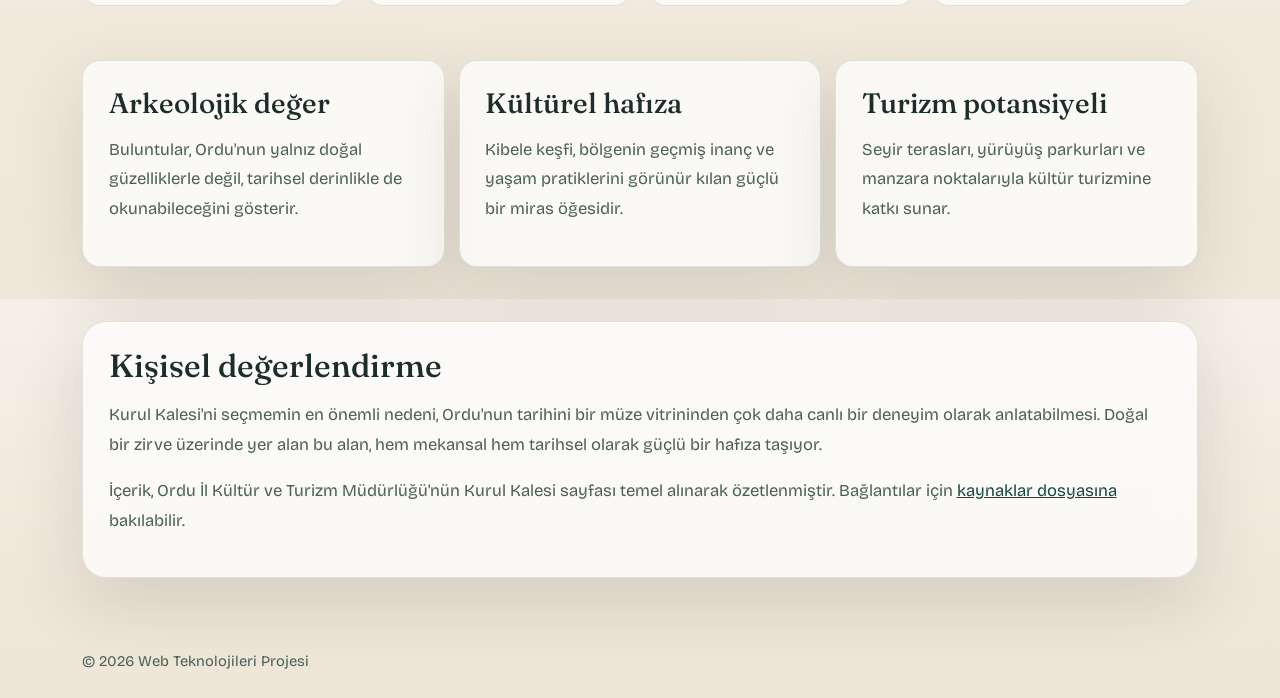
<file: heritage.html>
<!DOCTYPE html>
<html lang="tr">
<head>
  <meta charset="UTF-8">
  <meta name="viewport" content="width=device-width, initial-scale=1.0">
  <title>Taha Arda Baş | Mirasımız</title>
  <meta name="description" content="Ordu'nun kültürel mirasını Kurul Kalesi ve Kibele keşfi üzerinden anlatan sayfa.">
  <link rel="preconnect" href="https://fonts.googleapis.com">
  <link rel="preconnect" href="https://fonts.gstatic.com" crossorigin>
  <link href="https://cdn.jsdelivr.net/npm/bootstrap@5.3.3/dist/css/bootstrap.min.css" rel="stylesheet" integrity="sha384-QWTKZyjpPEjISv5WaRU9OFeRpok6YctnYmDr5pNlyT2bRjXh0JMhjY6hW+ALEwIH" crossorigin="anonymous">
  <link rel="stylesheet" href="css/style.css">
</head>
<body data-page="heritage">
  <header class="site-header">
    <nav class="navbar navbar-expand-lg site-nav">
      <div class="container">
        <a class="navbar-brand brand-mark" href="index.html">TAB</a>
        <button class="navbar-toggler nav-toggle" type="button" data-bs-toggle="collapse" data-bs-target="#mainNav" aria-controls="mainNav" aria-expanded="false" aria-label="Menüyü aç">
          <span class="navbar-toggler-icon"></span>
        </button>
        <div class="collapse navbar-collapse" id="mainNav">
          <ul class="navbar-nav ms-auto align-items-lg-center gap-lg-2">
            <li class="nav-item"><a class="nav-link" data-nav="home" href="index.html">Hakkında</a></li>
            <li class="nav-item"><a class="nav-link" data-nav="cv" href="cv.html">CV</a></li>
            <li class="nav-item"><a class="nav-link" data-nav="city" href="city.html">Şehrim</a></li>
            <li class="nav-item"><a class="nav-link" data-nav="heritage" href="heritage.html">Mirasımız</a></li>
            <li class="nav-item"><a class="nav-link" data-nav="interests" href="interests.html">İlgi Alanlarım</a></li>
            <li class="nav-item"><a class="nav-link" data-nav="contact" href="contact.html">İletişim</a></li>
            <li class="nav-item ms-lg-2"><a class="btn btn-accent btn-sm" href="login.php">Login</a></li>
          </ul>
        </div>
      </div>
    </nav>
  </header>

  <main class="page-shell">
    <section class="page-hero heritage-hero">
      <div class="container hero-grid">
        <div class="hero-copy reveal">
          <p class="eyebrow">Mirasımız</p>
          <h1>Kurul Kalesi ve Kibele keşfi</h1>
          <p class="page-intro">
            Ordu'nun kültürel mirası için Kurul Kalesi'ni seçtim. Çünkü bu alan yalnızca arkeolojik bir durak değil,
            aynı zamanda Karadeniz bölgesindeki kazı tarihi açısından da dikkat çekici bir eşik oluşturuyor.
          </p>
        </div>
        <div class="hero-visual reveal">
          <div class="portrait-frame">
            <img src="assets/ordu-kurul.jpg" alt="Kurul Kalesi illüstrasyonu">
          </div>
        </div>
      </div>
    </section>

    <section class="section-shell">
      <div class="container">
        <div class="row g-4">
          <div class="col-lg-7">
            <article class="glass-card reveal">
              <h2>Neden önemli?</h2>
              <p>
                Kurul Kalesi, Altınordu ilçesine bağlı Bayadı Köyü sınırları içinde, yüksek kayalık bir alan üzerine
                kurulmuş antik bir yerleşmedir. Resmi kaynaklarda Karadeniz Bölgesi'ndeki ilk arkeolojik kazı alanı
                olduğu vurgulanır.
              </p>
              <p>
                2010 yılında başlayan kazılarda kale duvarları, tapınak kalıntıları, su sarnıcı ve merdiven yapıları
                ortaya çıkarıldı. 2016 yılında ise burada mermerden bir Kibele heykelinin bulunması, alanı ulusal
                ölçekte daha görünür hale getirdi.
              </p>
            </article>
          </div>
          <div class="col-lg-5">
            <article class="glass-card reveal">
              <h2>Hızlı bilgiler</h2>
              <ul class="bullet-list">
                <li>Konum: Altınordu / Bayadı</li>
                <li>Statü: 1. derece arkeolojik ve doğal sit alanı</li>
                <li>Tarih aralığı: M.Ö. II. ve I. yüzyıla uzanan izler</li>
                <li>Öne çıkan keşif: 2016'da ortaya çıkarılan Kibele heykeli</li>
              </ul>
            </article>
          </div>
        </div>
      </div>
    </section>

    <section class="section-shell alt-shell">
      <div class="container">
        <div class="section-heading reveal">
          <p class="eyebrow">Zaman Çizgisi</p>
          <h2>Kurul Kalesi'nin öne çıkan anları</h2>
        </div>
        <div class="timeline reveal">
          <article class="timeline-node">
            <span class="timeline-year">2010</span>
            <h3>Kazıların başlaması</h3>
            <p>İl Kültür ve Turizm Müdürlüğü ile Müze Müdürlüğü koordinasyonunda arkeolojik çalışmalar başlatıldı.</p>
          </article>
          <article class="timeline-node">
            <span class="timeline-year">2011-2016</span>
            <h3>Yerleşimin katmanlarının açığa çıkması</h3>
            <p>Tapınak, kale duvarları, dehlizler ve su sarnıcı gibi öğeler daha görünür hale geldi.</p>
          </article>
          <article class="timeline-node">
            <span class="timeline-year">2016</span>
            <h3>Kibele heykelinin bulunması</h3>
            <p>Helenistik döneme tarihlenen Kibele heykeli, bulunduğu konum açısından özel önem kazandı.</p>
          </article>
          <article class="timeline-node">
            <span class="timeline-year">2018</span>
            <h3>Ek heykel buluntuları</h3>
            <p>Kibele ile ilişkili üç farklı heykelin daha gün yüzüne çıkarıldığı resmi kayıtlara geçti.</p>
          </article>
        </div>
      </div>
    </section>

    <section class="section-shell">
      <div class="container">
        <div class="goal-grid">
          <article class="feature-card reveal">
            <h3>Arkeolojik değer</h3>
            <p>Buluntular, Ordu'nun yalnız doğal güzelliklerle değil, tarihsel derinlikle de okunabileceğini gösterir.</p>
          </article>
          <article class="feature-card reveal">
            <h3>Kültürel hafıza</h3>
            <p>Kibele keşfi, bölgenin geçmiş inanç ve yaşam pratiklerini görünür kılan güçlü bir miras öğesidir.</p>
          </article>
          <article class="feature-card reveal">
            <h3>Turizm potansiyeli</h3>
            <p>Seyir terasları, yürüyüş parkurları ve manzara noktalarıyla kültür turizmine katkı sunar.</p>
          </article>
        </div>
      </div>
    </section>

    <section class="section-shell alt-shell">
      <div class="container">
        <article class="glass-card reveal">
          <h2>Kişisel değerlendirme</h2>
          <p>
            Kurul Kalesi'ni seçmemin en önemli nedeni, Ordu'nun tarihini bir müze vitrininden çok daha canlı bir
            deneyim olarak anlatabilmesi. Doğal bir zirve üzerinde yer alan bu alan, hem mekansal hem tarihsel olarak
            güçlü bir hafıza taşıyor.
          </p>
          <p class="source-note">
            İçerik, Ordu İl Kültür ve Turizm Müdürlüğü'nün Kurul Kalesi sayfası temel alınarak özetlenmiştir.
            Bağlantılar için <a href="docs/sources.md" target="_blank" rel="noopener noreferrer">kaynaklar dosyasına</a> bakılabilir.
          </p>
        </article>
      </div>
    </section>
  </main>

  <footer class="site-footer">
    <div class="container footer-bottom">
      <span>&copy; <span data-current-year></span> Web Teknolojileri Projesi</span>
    </div>
  </footer>

  <script src="https://cdn.jsdelivr.net/npm/bootstrap@5.3.3/dist/js/bootstrap.bundle.min.js" integrity="sha384-YvpcrYf0tY3lHB60NNkmXc5s9fDVZLESaAA55NDzOxhy9GkcIdslK1eN7N6jIeHz" crossorigin="anonymous"></script>
  <script src="js/common.js"></script>
</body>
</html>
</file>
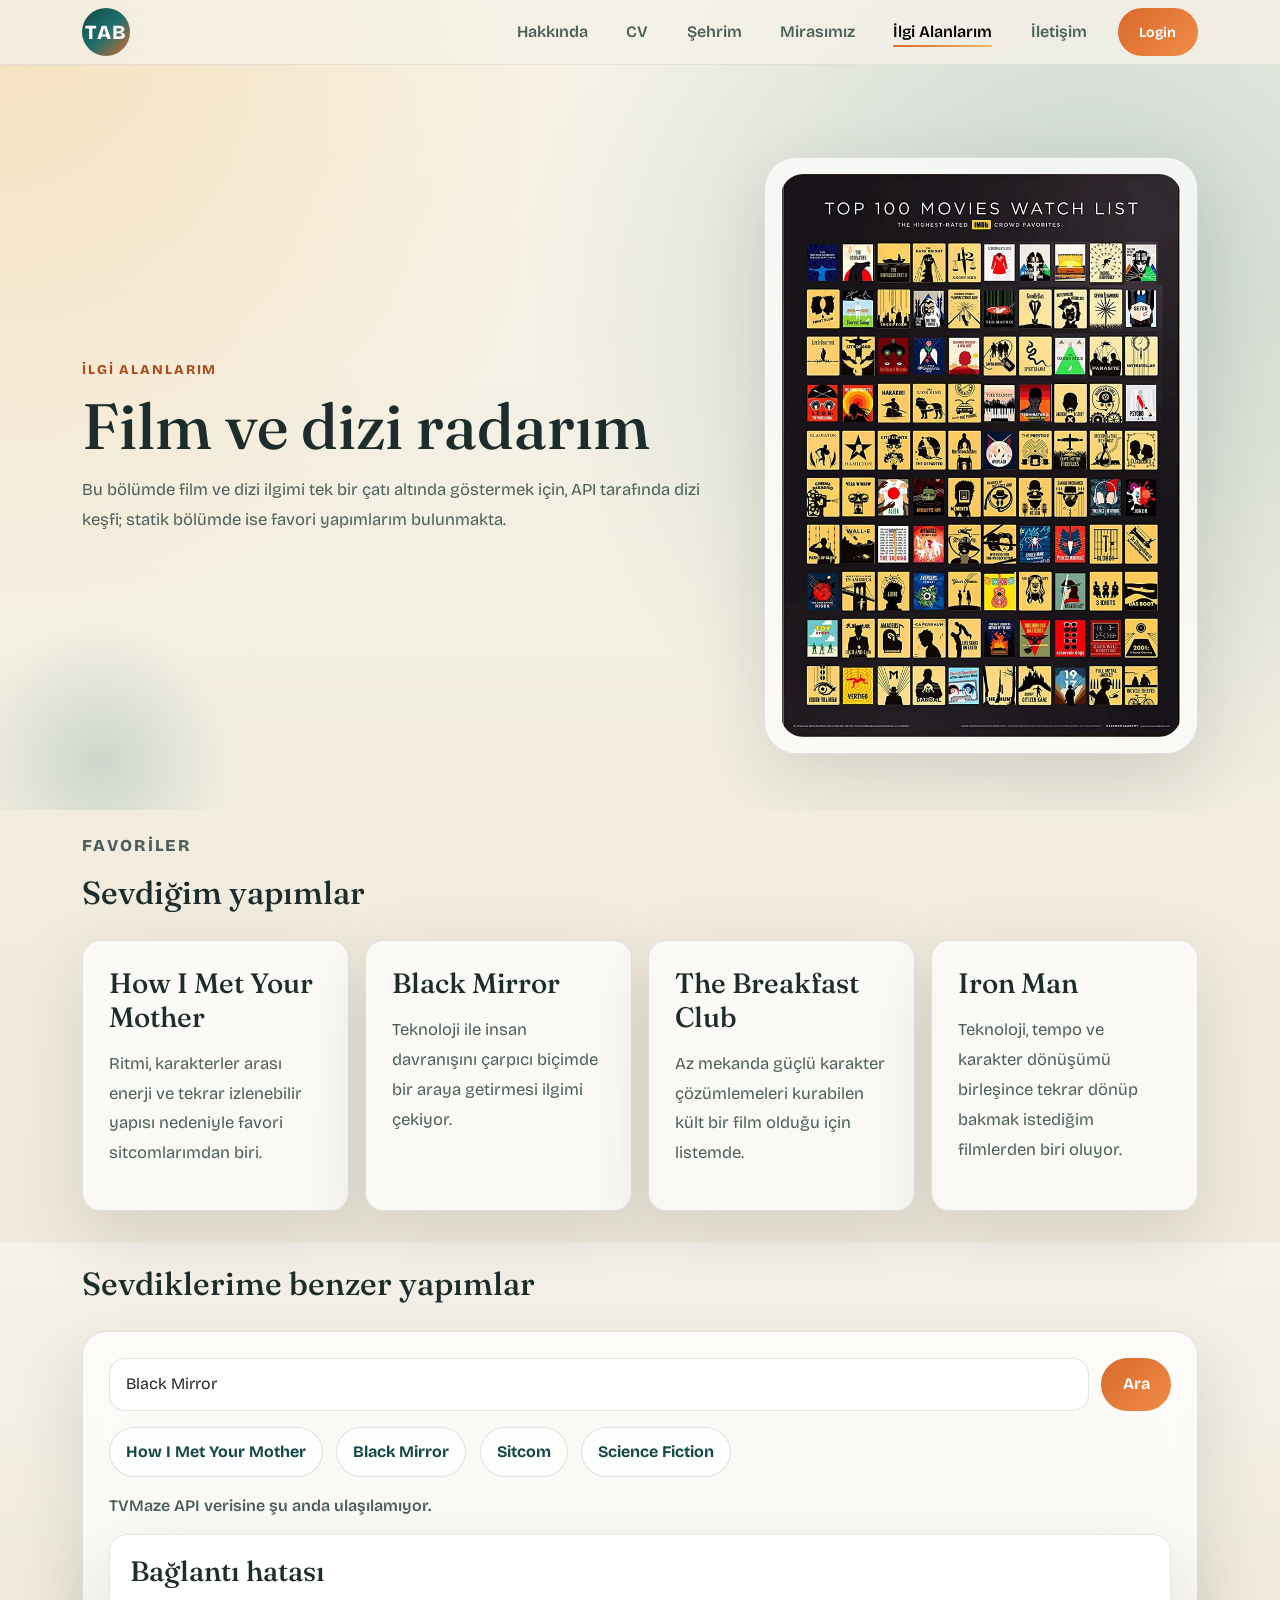
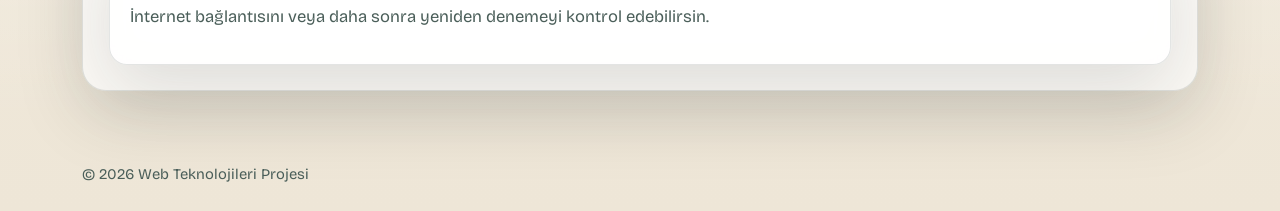
<file: interests.html>
<!DOCTYPE html>
<html lang="tr">
<head>
  <meta charset="UTF-8">
  <meta name="viewport" content="width=device-width, initial-scale=1.0">
  <title>Taha Arda Baş | İlgi Alanlarım</title>
  <meta name="description" content="TVMaze API entegrasyonu ile dizi verileri çeken ve favori yapımları sergileyen ilgi alanları sayfası.">
  <link rel="preconnect" href="https://fonts.googleapis.com">
  <link rel="preconnect" href="https://fonts.gstatic.com" crossorigin>
  <link href="https://cdn.jsdelivr.net/npm/bootstrap@5.3.3/dist/css/bootstrap.min.css" rel="stylesheet" integrity="sha384-QWTKZyjpPEjISv5WaRU9OFeRpok6YctnYmDr5pNlyT2bRjXh0JMhjY6hW+ALEwIH" crossorigin="anonymous">
  <link rel="stylesheet" href="css/style.css">
</head>
<body data-page="interests">
  <header class="site-header">
    <nav class="navbar navbar-expand-lg site-nav">
      <div class="container">
        <a class="navbar-brand brand-mark" href="index.html">TAB</a>
        <button class="navbar-toggler nav-toggle" type="button" data-bs-toggle="collapse" data-bs-target="#mainNav" aria-controls="mainNav" aria-expanded="false" aria-label="Menüyü aç">
          <span class="navbar-toggler-icon"></span>
        </button>
        <div class="collapse navbar-collapse" id="mainNav">
          <ul class="navbar-nav ms-auto align-items-lg-center gap-lg-2">
            <li class="nav-item"><a class="nav-link" data-nav="home" href="index.html">Hakkında</a></li>
            <li class="nav-item"><a class="nav-link" data-nav="cv" href="cv.html">CV</a></li>
            <li class="nav-item"><a class="nav-link" data-nav="city" href="city.html">Şehrim</a></li>
            <li class="nav-item"><a class="nav-link" data-nav="heritage" href="heritage.html">Mirasımız</a></li>
            <li class="nav-item"><a class="nav-link" data-nav="interests" href="interests.html">İlgi Alanlarım</a></li>
            <li class="nav-item"><a class="nav-link" data-nav="contact" href="contact.html">İletişim</a></li>
            <li class="nav-item ms-lg-2"><a class="btn btn-accent btn-sm" href="login.php">Login</a></li>
          </ul>
        </div>
      </div>
    </nav>
  </header>

  <main class="page-shell">
    <section class="page-hero">
      <div class="container hero-grid">
        <div class="hero-copy reveal">
          <p class="eyebrow">İlgi Alanlarım</p>
          <h1>Film ve dizi radarım</h1>
          <p class="page-intro">
            Bu bölümde film ve dizi ilgimi tek bir çatı
            altında göstermek için, API tarafında dizi keşfi; statik bölümde ise favori yapımlarım bulunmakta.
          </p>
        </div>
        <div class="hero-visual reveal">
          <div class="portrait-frame">
            <img src="assets/imdb.jpg" alt="Film ve dizi odaklı görsel">
          </div>
        </div>
      </div>
    </section>

    <section class="section-shell">
      <div class="container">
        <div class="section-heading reveal">
          <p class="eyebrow">Favoriler</p>
          <h2>Sevdiğim yapımlar</h2>
        </div>
        <div class="favorites-grid">
          <article class="feature-card reveal">
            <h3>How I Met Your Mother</h3>
            <p>Ritmi, karakterler arası enerji ve tekrar izlenebilir yapısı nedeniyle favori sitcomlarımdan biri.</p>
          </article>
          <article class="feature-card reveal">
            <h3>Black Mirror</h3>
            <p>Teknoloji ile insan davranışını çarpıcı biçimde bir araya getirmesi ilgimi çekiyor.</p>
          </article>
          <article class="feature-card reveal">
            <h3>The Breakfast Club</h3>
            <p>Az mekanda güçlü karakter çözümlemeleri kurabilen kült bir film olduğu için listemde.</p>
          </article>
          <article class="feature-card reveal">
            <h3>Iron Man</h3>
            <p>Teknoloji, tempo ve karakter dönüşümü birleşince tekrar dönüp bakmak istediğim filmlerden biri oluyor.</p>
          </article>
        </div>
      </div>
    </section>

    <section class="section-shell alt-shell">
      <div class="container">
        <div class="section-heading reveal">
          <h2>Sevdiklerime benzer yapımlar</h2>
        </div>

        <section class="glass-card reveal">
          <div class="api-toolbar">
            <form id="showSearchForm" class="search-bar" autocomplete="off">
              <label class="visually-hidden" for="showQuery">Dizi ara</label>
              <input id="showQuery" name="showQuery" type="text" class="form-control" placeholder="Örn: Black Mirror">
              <button class="btn btn-accent" type="submit">Ara</button>
            </form>
            <div class="quick-picks">
              <button class="pill-button" type="button" data-query="How I Met Your Mother">How I Met Your Mother</button>
              <button class="pill-button" type="button" data-query="Black Mirror">Black Mirror</button>
              <button class="pill-button" type="button" data-query="Sitcom">Sitcom</button>
              <button class="pill-button" type="button" data-query="Science Fiction">Science Fiction</button>
            </div>
          </div>

          <div id="apiStatus" class="api-status" aria-live="polite">Varsayılan veri yükleniyor...</div>
          <div id="apiResults" class="api-grid"></div>
        </section>
      </div>
    </section>
  </main>

  <footer class="site-footer">
    <div class="container footer-bottom">
      <span>&copy; <span data-current-year></span> Web Teknolojileri Projesi</span>
    </div>
  </footer>

  <script src="https://cdn.jsdelivr.net/npm/bootstrap@5.3.3/dist/js/bootstrap.bundle.min.js" integrity="sha384-YvpcrYf0tY3lHB60NNkmXc5s9fDVZLESaAA55NDzOxhy9GkcIdslK1eN7N6jIeHz" crossorigin="anonymous"></script>
  <script src="js/common.js"></script>
  <script src="js/interests.js"></script>
</body>
</html>
</file>
<file: css/style.css>
@import url("https://fonts.googleapis.com/css2?family=Bricolage+Grotesque:wght@400;500;700;800&family=Fraunces:opsz,wght@9..144,600;9..144,700&display=swap");

:root {
  --bg: #f5f1e7;
  --bg-strong: #efe7d5;
  --surface: rgba(255, 255, 255, 0.72);
  --surface-strong: rgba(255, 255, 255, 0.9);
  --ink: #1c2d2b;
  --ink-soft: #4b5f5a;
  --line: rgba(28, 45, 43, 0.12);
  --accent: #d8692d;
  --accent-dark: #aa4d1e;
  --secondary: #1f6f6b;
  --secondary-deep: #134946;
  --highlight: #f0b95f;
  --danger: #b13e3e;
  --success: #1f7a47;
  --shadow: 0 24px 70px rgba(39, 52, 49, 0.14);
  --radius-xl: 32px;
  --radius-lg: 24px;
  --radius-md: 18px;
  --radius-sm: 12px;
}

*,
*::before,
*::after {
  box-sizing: border-box;
}

html {
  scroll-behavior: smooth;
}

body {
  margin: 0;
  min-height: 100vh;
  font-family: "Bricolage Grotesque", sans-serif;
  color: var(--ink);
  background:
    radial-gradient(circle at top left, rgba(240, 185, 95, 0.32), transparent 28%),
    radial-gradient(circle at 85% 15%, rgba(31, 111, 107, 0.22), transparent 30%),
    linear-gradient(180deg, #f8f4ea 0%, #f2ecdf 50%, #eee6d7 100%);
}

img,
video {
  display: block;
  max-width: 100%;
}

a {
  color: inherit;
  text-decoration: none;
}

.site-header {
  position: sticky;
  top: 0;
  z-index: 1000;
  backdrop-filter: blur(18px);
}

.site-nav {
  background: rgba(245, 241, 231, 0.78);
  border-bottom: 1px solid rgba(28, 45, 43, 0.08);
}

.brand-mark {
  display: inline-flex;
  align-items: center;
  justify-content: center;
  width: 3rem;
  height: 3rem;
  border-radius: 50%;
  font-weight: 800;
  color: #fff;
  background: linear-gradient(135deg, var(--secondary-deep), var(--secondary), var(--accent));
  letter-spacing: 0.06em;
}

.nav-link {
  position: relative;
  padding: 0.65rem 0.95rem !important;
  color: var(--ink-soft);
  font-weight: 600;
}

.nav-link:hover,
.nav-link.active {
  color: var(--ink);
}

.nav-link.active::after {
  content: "";
  position: absolute;
  left: 0.95rem;
  right: 0.95rem;
  bottom: 0.45rem;
  height: 2px;
  border-radius: 999px;
  background: linear-gradient(90deg, var(--accent), var(--highlight));
}

.nav-toggle {
  border-color: rgba(28, 45, 43, 0.15);
}

.btn {
  border-radius: 999px;
  font-weight: 700;
  padding: 0.85rem 1.35rem;
  box-shadow: none !important;
}

.btn-accent {
  color: #fff;
  border: none;
  background: linear-gradient(135deg, var(--accent), #f08d46);
}

.btn-accent:hover {
  color: #Fff;
  background: linear-gradient(135deg, var(--accent-dark), var(--accent));
}

.btn-outline-light {
  color: var(--secondary-deep);
  border: 1px solid rgba(31, 111, 107, 0.2);
  background: rgba(255, 255, 255, 0.6);
}

.btn-outline-light:hover {
  color: #fff;
  border-color: var(--secondary);
  background: var(--secondary);
}

.btn-ghost {
  color: var(--ink-soft);
  border: 1px dashed rgba(28, 45, 43, 0.2);
  background: transparent;
}

.hero-section,
.page-hero {
  position: relative;
  overflow: hidden;
  padding: 5.75rem 0 3.5rem;
}

.hero-section::before,
.page-hero::before {
  content: "";
  position: absolute;
  inset: auto auto -90px -40px;
  width: 280px;
  height: 280px;
  border-radius: 50%;
  background: radial-gradient(circle, rgba(31, 111, 107, 0.18), transparent 68%);
  pointer-events: none;
}

.hero-grid {
  display: grid;
  gap: 2rem;
  align-items: center;
  grid-template-columns: minmax(0, 1.2fr) minmax(280px, 0.8fr);
}

.hero-copy h1,
.page-hero h1 {
  margin-bottom: 1rem;
  font-family: "Fraunces", serif;
  font-size: clamp(2.5rem, 5vw, 4.5rem);
  line-height: 1.04;
}

.hero-text,
.page-intro,
.section-heading p,
.glass-card p,
.feature-card p,
.spotlight-copy p {
  color: var(--ink-soft);
  font-size: 1.04rem;
  line-height: 1.8;
}

.eyebrow {
  margin-bottom: 0.8rem;
  font-size: 0.84rem;
  font-weight: 800;
  letter-spacing: 0.14em;
  text-transform: uppercase;
  color: var(--accent-dark);
}

.hero-pills,
.hero-actions,
.tag-grid,
.link-cluster,
.stats-row,
.goal-grid,
.footer-links,
.button-row,
.quick-picks,
.favorites-grid,
.choice-row {
  display: flex;
  flex-wrap: wrap;
  gap: 0.85rem;
}

.info-pill,
.tag-chip {
  display: inline-flex;
  align-items: center;
  border-radius: 999px;
  padding: 0.6rem 0.9rem;
  font-size: 0.92rem;
  font-weight: 700;
}

.info-pill {
  color: var(--secondary-deep);
  background: #E8E8E8;
  border: 1px solid rgba(31, 111, 107, 0.16);
}

.tag-chip {
  color: var(--accent-dark);
  background: rgba(240, 185, 95, 0.22);
  border: 1px solid rgba(216, 105, 45, 0.12);
}

.muted-chip {
  color: var(--ink-soft);
  background: rgba(28, 45, 43, 0.07);
}

.portrait-frame,
.media-card,
.glass-card,
.feature-card,
.spotlight-card,
.stat-card,
.api-card {
  border: 1px solid var(--line);
  background: var(--surface);
  backdrop-filter: blur(18px);
  box-shadow: var(--shadow);
}

.portrait-frame {
  padding: 1rem;
  border-radius: var(--radius-xl);
}

.portrait-frame img {
  width: 100%;
  border-radius: calc(var(--radius-xl) - 10px);
}

.portrait-photo {
  aspect-ratio: 4 / 5;
  object-fit: cover;
  object-position: center top;
}

.about-photo {
  width: 100%;
  aspect-ratio: 16 / 10;
  object-fit: cover;
  object-position: center top;
  border-radius: var(--radius-md);
}

.about-side-photo {
  width: 100%;
  aspect-ratio: 4 / 5;
  object-fit: cover;
  object-position: center top;
  border-radius: var(--radius-md);
}

.section-shell {
  padding: 1.35rem 0 2rem;
}

.alt-shell {
  background: linear-gradient(180deg, rgba(255, 255, 255, 0.38), rgba(255, 255, 255, 0));
}

.section-heading {
  max-width: 60rem;
  margin-bottom: 1.75rem;
}

.section-heading h2,
.glass-card h2,
.feature-card h3,
.spotlight-copy h2,
.timeline-node h3,
.api-card h3,
.credential-box h2 {
  margin-bottom: 0.9rem;
  font-family: "Fraunces", serif;
}

.glass-card,
.feature-card,
.media-card,
.spotlight-card {
  padding: 1.6rem;
  border-radius: var(--radius-lg);
}

.feature-card,
.stat-card,
.timeline-node,
.api-card {
  border-radius: var(--radius-md);
}

.soft-link,
.text-link {
  font-weight: 700;
  color: var(--secondary-deep);
}

.soft-link:hover,
.text-link:hover {
  color: var(--accent-dark);
}

.placeholder-text {
  color: #667874;
  font-style: italic;
}

.bullet-list {
  margin: 0;
  padding-left: 1.15rem;
  color: var(--ink-soft);
  line-height: 1.8;
}

.bullet-list li + li {
  margin-top: 0.55rem;
}

.media-card {
  height: 100%;
}

.media-card figcaption,
.video-note {
  margin-top: 1rem;
  color: var(--ink-soft);
  line-height: 1.7;
}

.video-shell {
  overflow: hidden;
  border-radius: var(--radius-md);
}

.video-shell video {
  width: 100%;
  min-height: 320px;
  background: #0d1d1b;
  object-fit: cover;
}

.compact-hero {
  padding-bottom: 1.6rem;
}

.stats-row {
  margin-top: 2rem;
}

.stat-card {
  flex: 1 1 180px;
  padding: 1rem 1.15rem;
}

.stat-label {
  display: block;
  margin-bottom: 0.25rem;
  color: var(--ink-soft);
  font-size: 0.9rem;
}

.stat-card strong {
  font-size: 1.12rem;
}

.scenic-carousel {
  border-radius: var(--radius-xl);
  overflow: hidden;
  box-shadow: var(--shadow);
}

.carousel-item img {
  aspect-ratio: 16 / 8.8;
  object-fit: cover;
}

.slide-link {
  display: block;
  position: relative;
}

.slide-link::after {
  content: "";
  position: absolute;
  inset: 0;
  background: linear-gradient(180deg, transparent 15%, rgba(8, 24, 26, 0.68) 100%);
}

.scenic-caption {
  text-align: left;
  z-index: 1;
}

.scenic-caption h3 {
  font-family: "Fraunces", serif;
  font-size: clamp(1.5rem, 3vw, 2.4rem);
}

.spotlight-grid {
  display: grid;
  gap: 1.5rem;
}

.spotlight-card {
  display: grid;
  gap: 1.35rem;
  align-items: center;
  grid-template-columns: minmax(220px, 320px) minmax(0, 1fr);
}

.spotlight-card img {
  width: 100%;
  border-radius: var(--radius-md);
}

.source-note {
  margin-top: 1rem;
  font-size: 0.95rem;
}

.source-note a {
  color: var(--secondary-deep);
  text-decoration: underline;
}

.timeline {
  display: grid;
  gap: 1rem;
  grid-template-columns: repeat(4, minmax(0, 1fr));
}

.timeline-node {
  padding: 1.4rem;
  background: rgba(255, 255, 255, 0.7);
  border: 1px solid var(--line);
}

.timeline-year {
  display: inline-flex;
  align-items: center;
  margin-bottom: 0.9rem;
  padding: 0.45rem 0.75rem;
  border-radius: 999px;
  color: #fff;
  background: linear-gradient(135deg, var(--secondary-deep), var(--secondary));
  font-size: 0.9rem;
  font-weight: 800;
}

.goal-grid {
  align-items: stretch;
}

.goal-grid > article,
.favorites-grid > article {
  flex: 1 1 240px;
}

.skill-meter,
.timeline-item {
  display: grid;
  gap: 0.9rem;
}

.skill-line {
  display: flex;
  justify-content: space-between;
  gap: 1rem;
  font-weight: 700;
}

.meter-track {
  height: 10px;
  overflow: hidden;
  border-radius: 999px;
  background: rgba(28, 45, 43, 0.08);
}

.meter-fill {
  display: block;
  height: 100%;
  border-radius: inherit;
  background: linear-gradient(90deg, var(--accent), var(--highlight));
}

.fill-65 {
  width: 85%;
}

.muted-text {
  color: var(--ink-soft);
}

.api-toolbar {
  display: grid;
  gap: 1rem;
}

.search-bar {
  display: grid;
  gap: 0.75rem;
  grid-template-columns: minmax(0, 1fr) auto;
}

.pill-button {
  padding: 0.75rem 1rem;
  border: 1px solid rgba(31, 111, 107, 0.18);
  border-radius: 999px;
  color: var(--secondary-deep);
  background: rgba(255, 255, 255, 0.65);
  font-weight: 700;
}

.pill-button:hover {
  color: #fff;
  background: var(--secondary);
}

.api-status {
  margin: 1.1rem 0 1rem;
  color: var(--ink-soft);
  font-weight: 600;
}

.api-grid,
.favorites-grid {
  display: grid;
  gap: 1rem;
  grid-template-columns: repeat(auto-fit, minmax(240px, 1fr));
}

.api-card {
  overflow: hidden;
  background: rgba(255, 255, 255, 0.78);
}

.api-media {
  aspect-ratio: 4 / 5;
  overflow: hidden;
  background: linear-gradient(135deg, rgba(31, 111, 107, 0.85), rgba(216, 105, 45, 0.85));
}

.api-media img {
  width: 100%;
  height: 100%;
  object-fit: cover;
}

.api-card-body {
  padding: 1.25rem;
}

.api-card-body p {
  margin-bottom: 0.8rem;
  color: var(--ink-soft);
  line-height: 1.65;
}

.api-meta {
  display: flex;
  flex-wrap: wrap;
  gap: 0.5rem;
  margin-bottom: 0.8rem;
}

.api-meta span {
  padding: 0.35rem 0.65rem;
  border-radius: 999px;
  background: rgba(240, 185, 95, 0.18);
  color: var(--accent-dark);
  font-size: 0.84rem;
  font-weight: 700;
}

.sticky-card {
  position: sticky;
  top: 6rem;
}

.contact-facts {
  display: grid;
  gap: 0.8rem;
  padding-left: 0;
  list-style: none;
}

.validation-banner {
  margin-bottom: 1rem;
  padding: 0.95rem 1rem;
  border-radius: var(--radius-sm);
  font-weight: 700;
}

.validation-banner.is-error {
  color: #fff;
  background: linear-gradient(135deg, #ac3f3f, #dc6767);
}

.validation-banner.is-success {
  color: #fff;
  background: linear-gradient(135deg, #1e7142, #3caa69);
}

.form-label,
.form-fieldset legend {
  font-weight: 700;
}

.form-control,
.form-select,
.form-range {
  border-radius: 16px;
  border: 1px solid rgba(28, 45, 43, 0.12);
  background: rgba(255, 255, 255, 0.88);
}

.form-control,
.form-select {
  padding: 0.85rem 1rem;
}

.form-control:focus,
.form-select:focus {
  border-color: rgba(31, 111, 107, 0.45);
  box-shadow: 0 0 0 0.25rem rgba(31, 111, 107, 0.12);
}

.form-fieldset {
  margin: 0;
  padding: 1rem;
  border: 1px solid rgba(28, 45, 43, 0.1);
  border-radius: var(--radius-md);
  background: rgba(255, 255, 255, 0.45);
}

.choice-row label,
.checkbox-line {
  display: inline-flex;
  align-items: center;
  gap: 0.55rem;
  color: var(--ink-soft);
  font-weight: 600;
}

.multi-row label {
  flex: 1 1 180px;
}

.range-wrap {
  display: flex;
  align-items: center;
  gap: 1rem;
}

.range-badge {
  min-width: 4rem;
  text-align: center;
  padding: 0.45rem 0.7rem;
  border-radius: 999px;
  color: var(--secondary-deep);
  background: rgba(31, 111, 107, 0.12);
  font-weight: 800;
}

.textarea-control {
  resize: vertical;
}

.field-error {
  min-height: 1.4rem;
  margin-top: 0.35rem;
  color: var(--danger);
  font-size: 0.88rem;
  font-weight: 700;
}

.form-control.is-invalid,
.form-select.is-invalid,
.fieldset-invalid {
  border-color: rgba(177, 62, 62, 0.5) !important;
  box-shadow: 0 0 0 0.2rem rgba(177, 62, 62, 0.08) !important;
}

.button-row {
  margin-top: 1.5rem;
}

.credential-box {
  margin-bottom: 1.25rem;
  padding: 1rem;
  border-radius: var(--radius-md);
  border: 1px dashed rgba(31, 111, 107, 0.2);
  background: rgba(255, 255, 255, 0.45);
}

.welcome-shell {
  display: grid;
  place-items: center;
  min-height: 100vh;
  padding: 2rem;
}

.welcome-card {
  max-width: 42rem;
  margin: 0 auto;
  text-align: center;
}

.form-result-table {
  margin-bottom: 0;
}

.form-result-table th,
.form-result-table td {
  padding: 0.9rem 0.75rem;
  border-color: rgba(28, 45, 43, 0.08);
}

.message-box {
  padding: 1rem;
  border-radius: var(--radius-md);
  background: rgba(255, 255, 255, 0.58);
}

.site-footer {
  padding: 2.5rem 0 1.6rem;
}

.footer-grid {
  display: grid;
  gap: 1.25rem;
  padding: 1.4rem 0 1.5rem;
  border-top: 1px solid rgba(28, 45, 43, 0.08);
  grid-template-columns: repeat(3, minmax(0, 1fr));
}

.footer-title {
  margin-bottom: 0.55rem;
  font-weight: 800;
}

.footer-copy,
.footer-links a {
  color: var(--ink-soft);
}

.footer-links {
  flex-direction: column;
  gap: 0.45rem;
}

.footer-links a:hover {
  color: var(--accent-dark);
}

.footer-bottom {
  display: flex;
  justify-content: space-between;
  gap: 1rem;
  color: var(--ink-soft);
  font-size: 0.92rem;
}

.reveal {
  opacity: 0;
  transform: translateY(24px);
  transition: opacity 0.7s ease, transform 0.7s ease;
}

.reveal.is-visible {
  opacity: 1;
  transform: translateY(0);
}

@media (max-width: 991.98px) {
  .hero-grid,
  .spotlight-card,
  .footer-grid,
  .timeline {
    grid-template-columns: 1fr;
  }

  .sticky-card {
    position: static;
  }
}

@media (max-width: 767.98px) {
  .hero-section,
  .page-hero {
    padding-top: 4.8rem;
  }

  .search-bar {
    grid-template-columns: 1fr;
  }

  .button-row .btn,
  .hero-actions .btn {
    width: 100%;
    justify-content: center;
  }

  .footer-bottom {
    flex-direction: column;
  }
}
</file>
